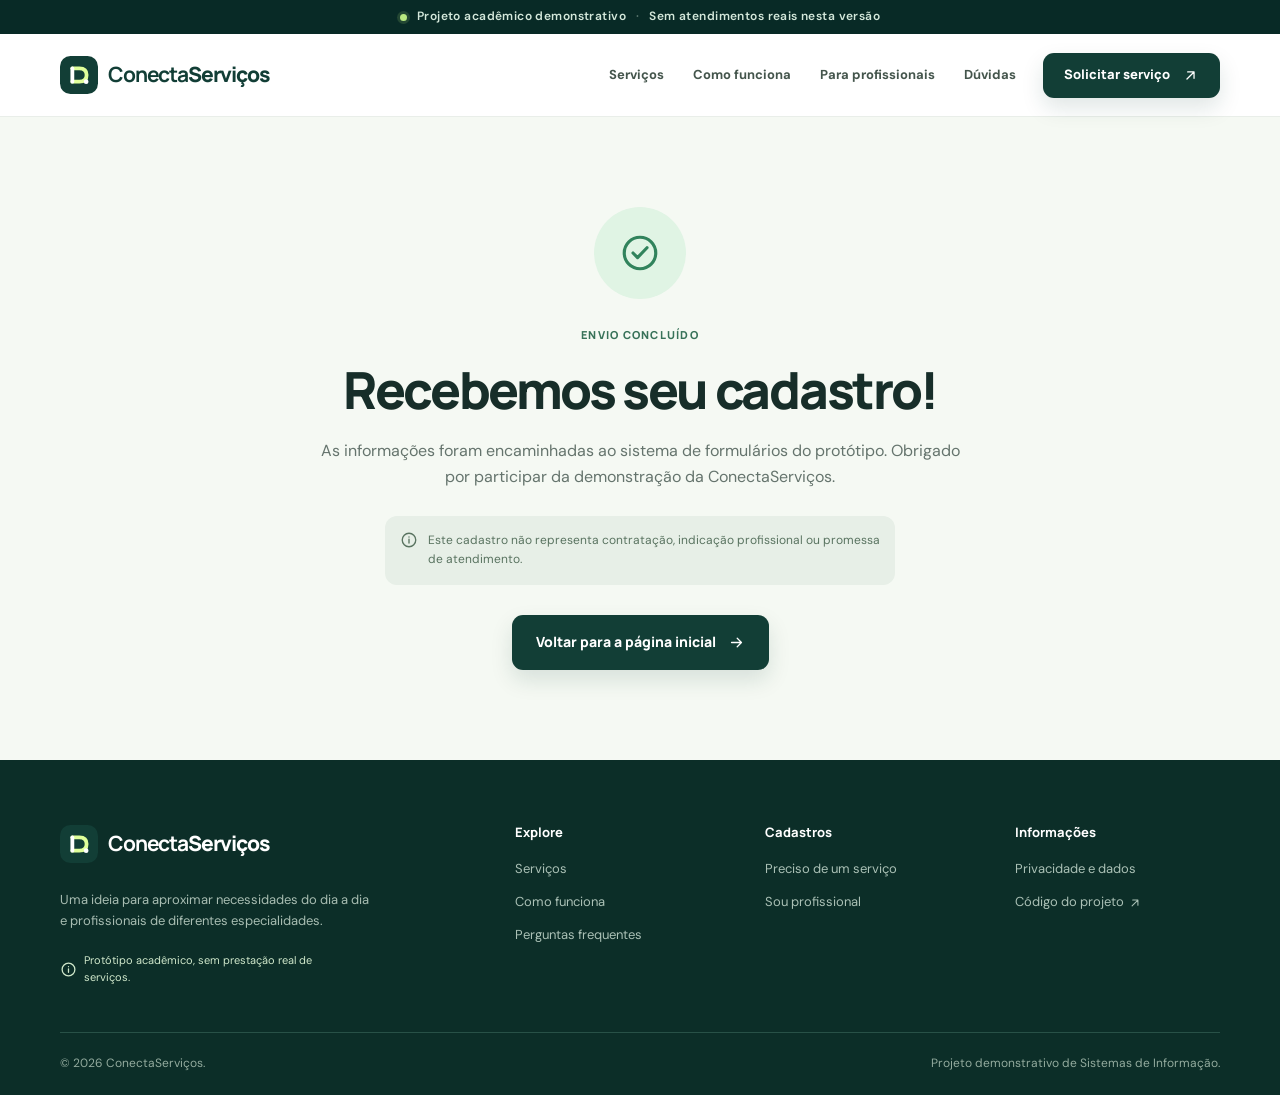
<file: obrigado.html>
<!doctype html>
<html lang="pt-BR">
<head>
  <meta charset="utf-8">
  <meta name="viewport" content="width=device-width, initial-scale=1">
  <meta name="theme-color" content="#123e36">
  <meta name="description" content="Confirmação de envio do formulário da ConectaServiços.">
  <meta name="robots" content="noindex, follow">
  <title>Cadastro recebido | ConectaServiços</title>
  <link rel="icon" type="image/svg+xml" href="/assets/brand.svg">
  <link rel="preconnect" href="https://fonts.googleapis.com">
  <link rel="preconnect" href="https://fonts.gstatic.com" crossorigin>
  <link href="https://fonts.googleapis.com/css2?family=DM+Sans:wght@400;500;600;700&family=Manrope:wght@400;500;600;700;800&display=swap" rel="stylesheet">
  <link rel="stylesheet" href="/styles.css">
  <script src="/app.js" defer></script>
</head>
<body>
  <a class="skip-link" href="#conteudo">Pular para o conteúdo</a>
  <div class="demo-bar"><div class="container demo-inner"><span class="status-dot"></span> Projeto acadêmico demonstrativo <span class="demo-sep">·</span> Sem atendimentos reais nesta versão</div></div>
  <header class="site-header">
    <div class="container nav-wrap">
      <a class="brand" href="/index.html" aria-label="ConectaServiços — início"><img src="/assets/brand.svg" alt="" width="38" height="38"><span>Conecta<strong>Serviços</strong></span></a>
      <button class="menu-toggle" type="button" aria-label="Abrir menu" aria-controls="menu-principal" aria-expanded="false" data-menu-toggle><svg class="icon menu-open" aria-hidden="true"><use href="/assets/icons.svg#menu"></use></svg><svg class="icon menu-close" aria-hidden="true"><use href="/assets/icons.svg#close"></use></svg></button>
      <nav class="main-nav" id="menu-principal" aria-label="Navegação principal">
        <a href="/index.html#servicos">Serviços</a>
        <a href="/index.html#como-funciona">Como funciona</a>
        <a href="/index.html#profissionais">Para profissionais</a>
        <a href="/index.html#duvidas">Dúvidas</a>
        <a class="mobile-nav-cta" href="/solicitar.html">Solicitar serviço <svg class="icon " aria-hidden="true"><use href="/assets/icons.svg#arrow-up-right"></use></svg></a>
      </nav>
      <a class="btn btn-primary nav-cta" href="/solicitar.html">Solicitar serviço <svg class="icon " aria-hidden="true"><use href="/assets/icons.svg#arrow-up-right"></use></svg></a>
    </div>
  </header>
  <main id="conteudo"><section class="success-section"><div class="container success-wrapper"><div class="success-icon"><svg class="icon " aria-hidden="true"><use href="/assets/icons.svg#check-circle"></use></svg></div><p class="kicker">Envio concluído</p><h1>Recebemos seu cadastro!</h1><p>As informações foram encaminhadas ao sistema de formulários do protótipo. Obrigado por participar da demonstração da ConectaServiços.</p><div class="success-note"><svg class="icon " aria-hidden="true"><use href="/assets/icons.svg#info"></use></svg> Este cadastro não representa contratação, indicação profissional ou promessa de atendimento.</div><a class="btn btn-primary btn-lg" href="/index.html">Voltar para a página inicial <svg class="icon " aria-hidden="true"><use href="/assets/icons.svg#arrow-right"></use></svg></a></div></section></main>
  <footer class="footer">
    <div class="container footer-grid">
      <div class="footer-about"><a class="brand" href="/index.html" aria-label="ConectaServiços — início"><img src="/assets/brand.svg" alt="" width="38" height="38"><span>Conecta<strong>Serviços</strong></span></a>
        <p>Uma ideia para aproximar necessidades do dia a dia e profissionais de diferentes especialidades.</p>
        <span class="footer-demo"><svg class="icon " aria-hidden="true"><use href="/assets/icons.svg#info"></use></svg> Protótipo acadêmico, sem prestação real de serviços.</span>
      </div>
      <div><h3>Explore</h3><a href="/index.html#servicos">Serviços</a><a href="/index.html#como-funciona">Como funciona</a><a href="/index.html#duvidas">Perguntas frequentes</a></div>
      <div><h3>Cadastros</h3><a href="/solicitar.html">Preciso de um serviço</a><a href="/profissionais.html">Sou profissional</a></div>
      <div><h3>Informações</h3><a href="/privacidade.html">Privacidade e dados</a><a href="https://github.com/MarcosVini753/ConectaServicos" rel="noopener noreferrer" target="_blank">Código do projeto <svg class="icon " aria-hidden="true"><use href="/assets/icons.svg#arrow-up-right"></use></svg></a></div>
    </div>
    <div class="container footer-bottom"><span>© <span data-year>2026</span> ConectaServiços.</span><span>Projeto demonstrativo de Sistemas de Informação.</span></div>
  </footer>
</body>
</html>
</file>
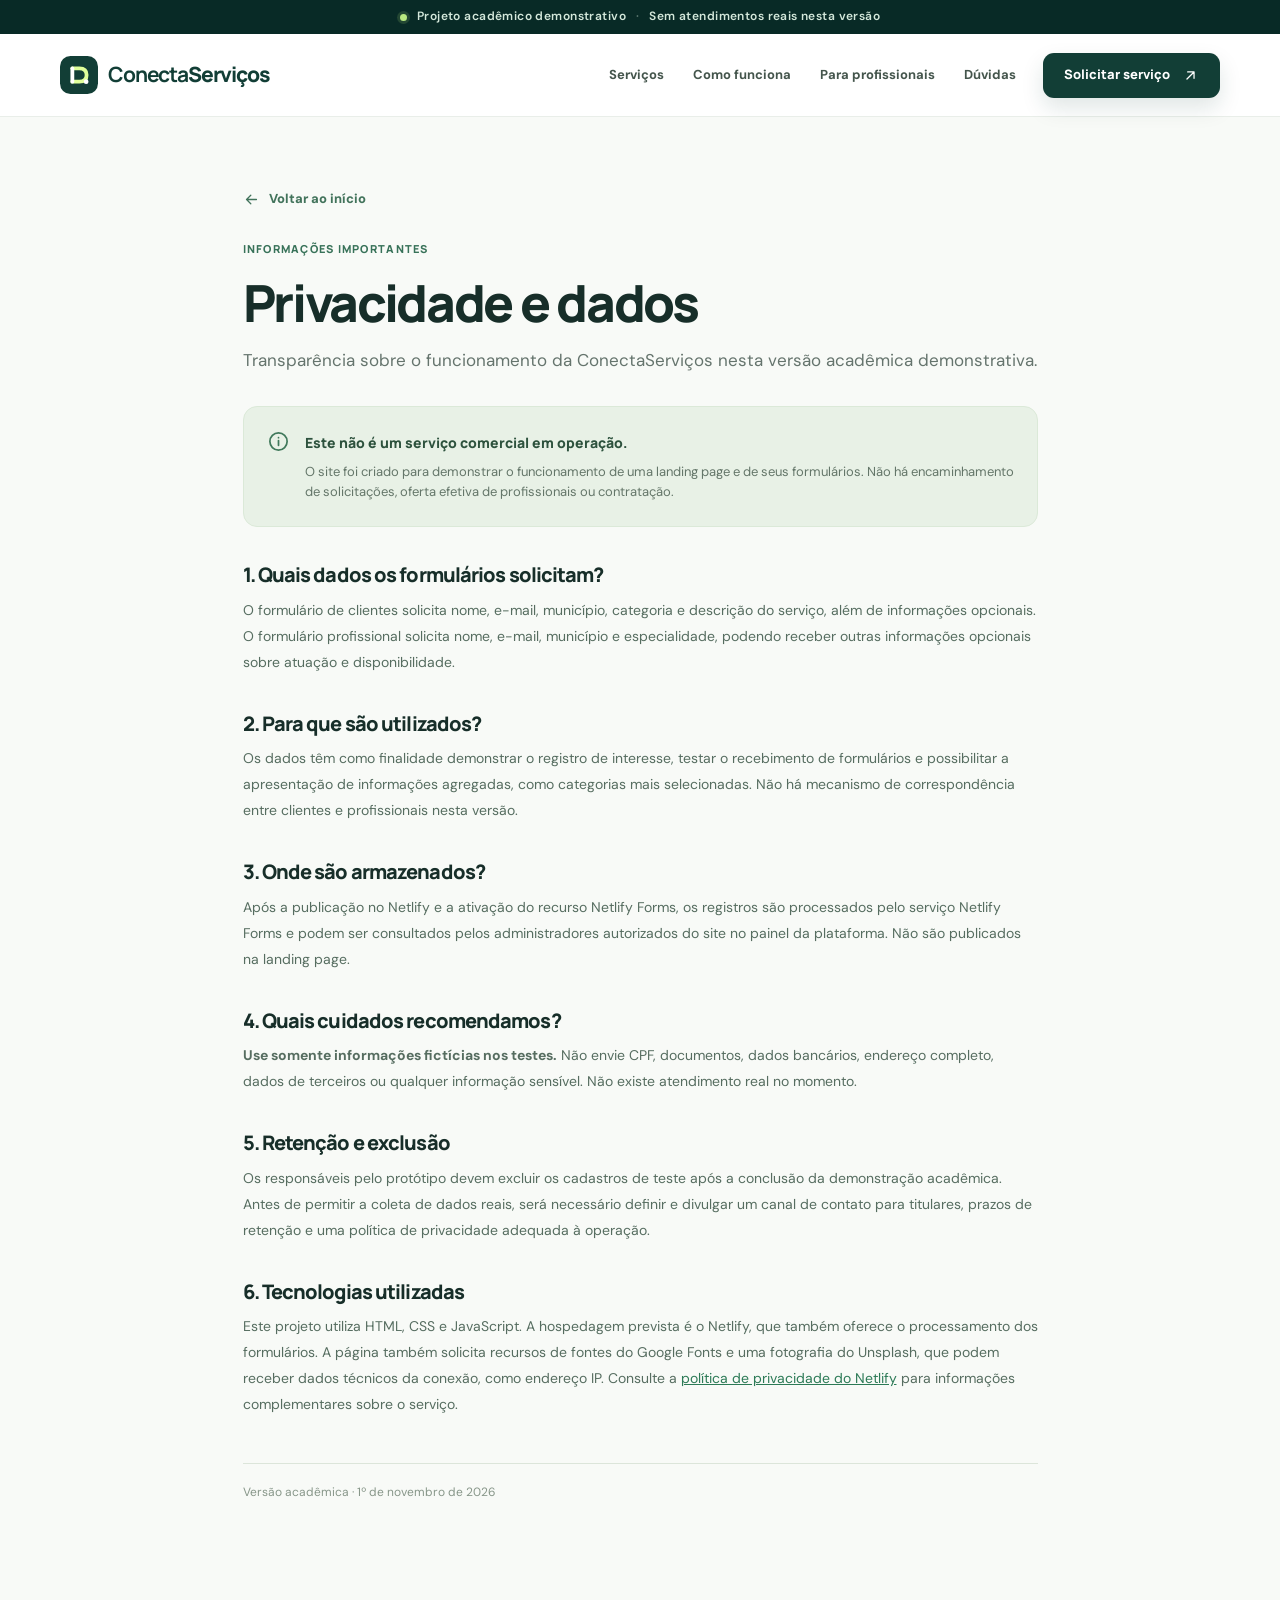
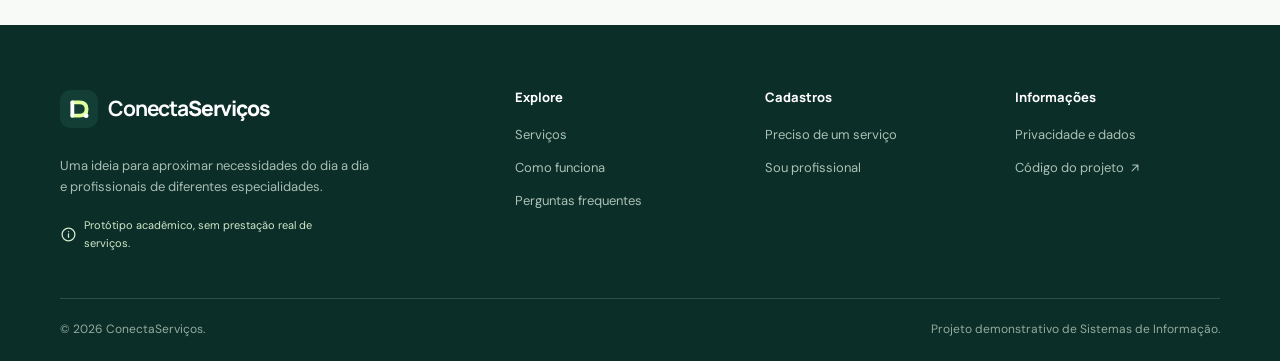
<file: privacidade.html>
<!doctype html>
<html lang="pt-BR">
<head>
  <meta charset="utf-8">
  <meta name="viewport" content="width=device-width, initial-scale=1">
  <meta name="theme-color" content="#123e36">
  <meta name="description" content="Como os dados dos formulários são tratados no protótipo acadêmico ConectaServiços.">
  <meta name="robots" content="noindex, follow">
  <title>Privacidade e dados | ConectaServiços</title>
  <link rel="icon" type="image/svg+xml" href="/assets/brand.svg">
  <link rel="preconnect" href="https://fonts.googleapis.com">
  <link rel="preconnect" href="https://fonts.gstatic.com" crossorigin>
  <link href="https://fonts.googleapis.com/css2?family=DM+Sans:wght@400;500;600;700&family=Manrope:wght@400;500;600;700;800&display=swap" rel="stylesheet">
  <link rel="stylesheet" href="/styles.css">
  <script src="/app.js" defer></script>
</head>
<body>
  <a class="skip-link" href="#conteudo">Pular para o conteúdo</a>
  <div class="demo-bar"><div class="container demo-inner"><span class="status-dot"></span> Projeto acadêmico demonstrativo <span class="demo-sep">·</span> Sem atendimentos reais nesta versão</div></div>
  <header class="site-header">
    <div class="container nav-wrap">
      <a class="brand" href="/index.html" aria-label="ConectaServiços — início"><img src="/assets/brand.svg" alt="" width="38" height="38"><span>Conecta<strong>Serviços</strong></span></a>
      <button class="menu-toggle" type="button" aria-label="Abrir menu" aria-controls="menu-principal" aria-expanded="false" data-menu-toggle><svg class="icon menu-open" aria-hidden="true"><use href="/assets/icons.svg#menu"></use></svg><svg class="icon menu-close" aria-hidden="true"><use href="/assets/icons.svg#close"></use></svg></button>
      <nav class="main-nav" id="menu-principal" aria-label="Navegação principal">
        <a href="/index.html#servicos">Serviços</a>
        <a href="/index.html#como-funciona">Como funciona</a>
        <a href="/index.html#profissionais">Para profissionais</a>
        <a href="/index.html#duvidas">Dúvidas</a>
        <a class="mobile-nav-cta" href="/solicitar.html">Solicitar serviço <svg class="icon " aria-hidden="true"><use href="/assets/icons.svg#arrow-up-right"></use></svg></a>
      </nav>
      <a class="btn btn-primary nav-cta" href="/solicitar.html">Solicitar serviço <svg class="icon " aria-hidden="true"><use href="/assets/icons.svg#arrow-up-right"></use></svg></a>
    </div>
  </header>
  <main id="conteudo"><section class="legal-page"><div class="container legal-wrap"><a class="back-link" href="/index.html"><svg class="icon " aria-hidden="true"><use href="/assets/icons.svg#arrow-left"></use></svg> Voltar ao início</a><p class="kicker">Informações importantes</p><h1>Privacidade e dados</h1><p class="legal-lead">Transparência sobre o funcionamento da ConectaServiços nesta versão acadêmica demonstrativa.</p>
  <div class="legal-highlight"><svg class="icon " aria-hidden="true"><use href="/assets/icons.svg#info"></use></svg> <div><strong>Este não é um serviço comercial em operação.</strong><p>O site foi criado para demonstrar o funcionamento de uma landing page e de seus formulários. Não há encaminhamento de solicitações, oferta efetiva de profissionais ou contratação.</p></div></div>
  <h2>1. Quais dados os formulários solicitam?</h2><p>O formulário de clientes solicita nome, e-mail, município, categoria e descrição do serviço, além de informações opcionais. O formulário profissional solicita nome, e-mail, município e especialidade, podendo receber outras informações opcionais sobre atuação e disponibilidade.</p>
  <h2>2. Para que são utilizados?</h2><p>Os dados têm como finalidade demonstrar o registro de interesse, testar o recebimento de formulários e possibilitar a apresentação de informações agregadas, como categorias mais selecionadas. Não há mecanismo de correspondência entre clientes e profissionais nesta versão.</p>
  <h2>3. Onde são armazenados?</h2><p>Após a publicação no Netlify e a ativação do recurso Netlify Forms, os registros são processados pelo serviço Netlify Forms e podem ser consultados pelos administradores autorizados do site no painel da plataforma. Não são publicados na landing page.</p>
  <h2>4. Quais cuidados recomendamos?</h2><p><strong>Use somente informações fictícias nos testes.</strong> Não envie CPF, documentos, dados bancários, endereço completo, dados de terceiros ou qualquer informação sensível. Não existe atendimento real no momento.</p>
  <h2>5. Retenção e exclusão</h2><p>Os responsáveis pelo protótipo devem excluir os cadastros de teste após a conclusão da demonstração acadêmica. Antes de permitir a coleta de dados reais, será necessário definir e divulgar um canal de contato para titulares, prazos de retenção e uma política de privacidade adequada à operação.</p>
  <h2>6. Tecnologias utilizadas</h2><p>Este projeto utiliza HTML, CSS e JavaScript. A hospedagem prevista é o Netlify, que também oferece o processamento dos formulários. A página também solicita recursos de fontes do Google Fonts e uma fotografia do Unsplash, que podem receber dados técnicos da conexão, como endereço IP. Consulte a <a href="https://www.netlify.com/privacy/" target="_blank" rel="noopener noreferrer">política de privacidade do Netlify</a> para informações complementares sobre o serviço.</p>
  <p class="legal-updated">Versão acadêmica · 1º de novembro de 2026</p>
</div></section></main>
  <footer class="footer">
    <div class="container footer-grid">
      <div class="footer-about"><a class="brand" href="/index.html" aria-label="ConectaServiços — início"><img src="/assets/brand.svg" alt="" width="38" height="38"><span>Conecta<strong>Serviços</strong></span></a>
        <p>Uma ideia para aproximar necessidades do dia a dia e profissionais de diferentes especialidades.</p>
        <span class="footer-demo"><svg class="icon " aria-hidden="true"><use href="/assets/icons.svg#info"></use></svg> Protótipo acadêmico, sem prestação real de serviços.</span>
      </div>
      <div><h3>Explore</h3><a href="/index.html#servicos">Serviços</a><a href="/index.html#como-funciona">Como funciona</a><a href="/index.html#duvidas">Perguntas frequentes</a></div>
      <div><h3>Cadastros</h3><a href="/solicitar.html">Preciso de um serviço</a><a href="/profissionais.html">Sou profissional</a></div>
      <div><h3>Informações</h3><a href="/privacidade.html">Privacidade e dados</a><a href="https://github.com/MarcosVini753/ConectaServicos" rel="noopener noreferrer" target="_blank">Código do projeto <svg class="icon " aria-hidden="true"><use href="/assets/icons.svg#arrow-up-right"></use></svg></a></div>
    </div>
    <div class="container footer-bottom"><span>© <span data-year>2026</span> ConectaServiços.</span><span>Projeto demonstrativo de Sistemas de Informação.</span></div>
  </footer>
</body>
</html>
</file>
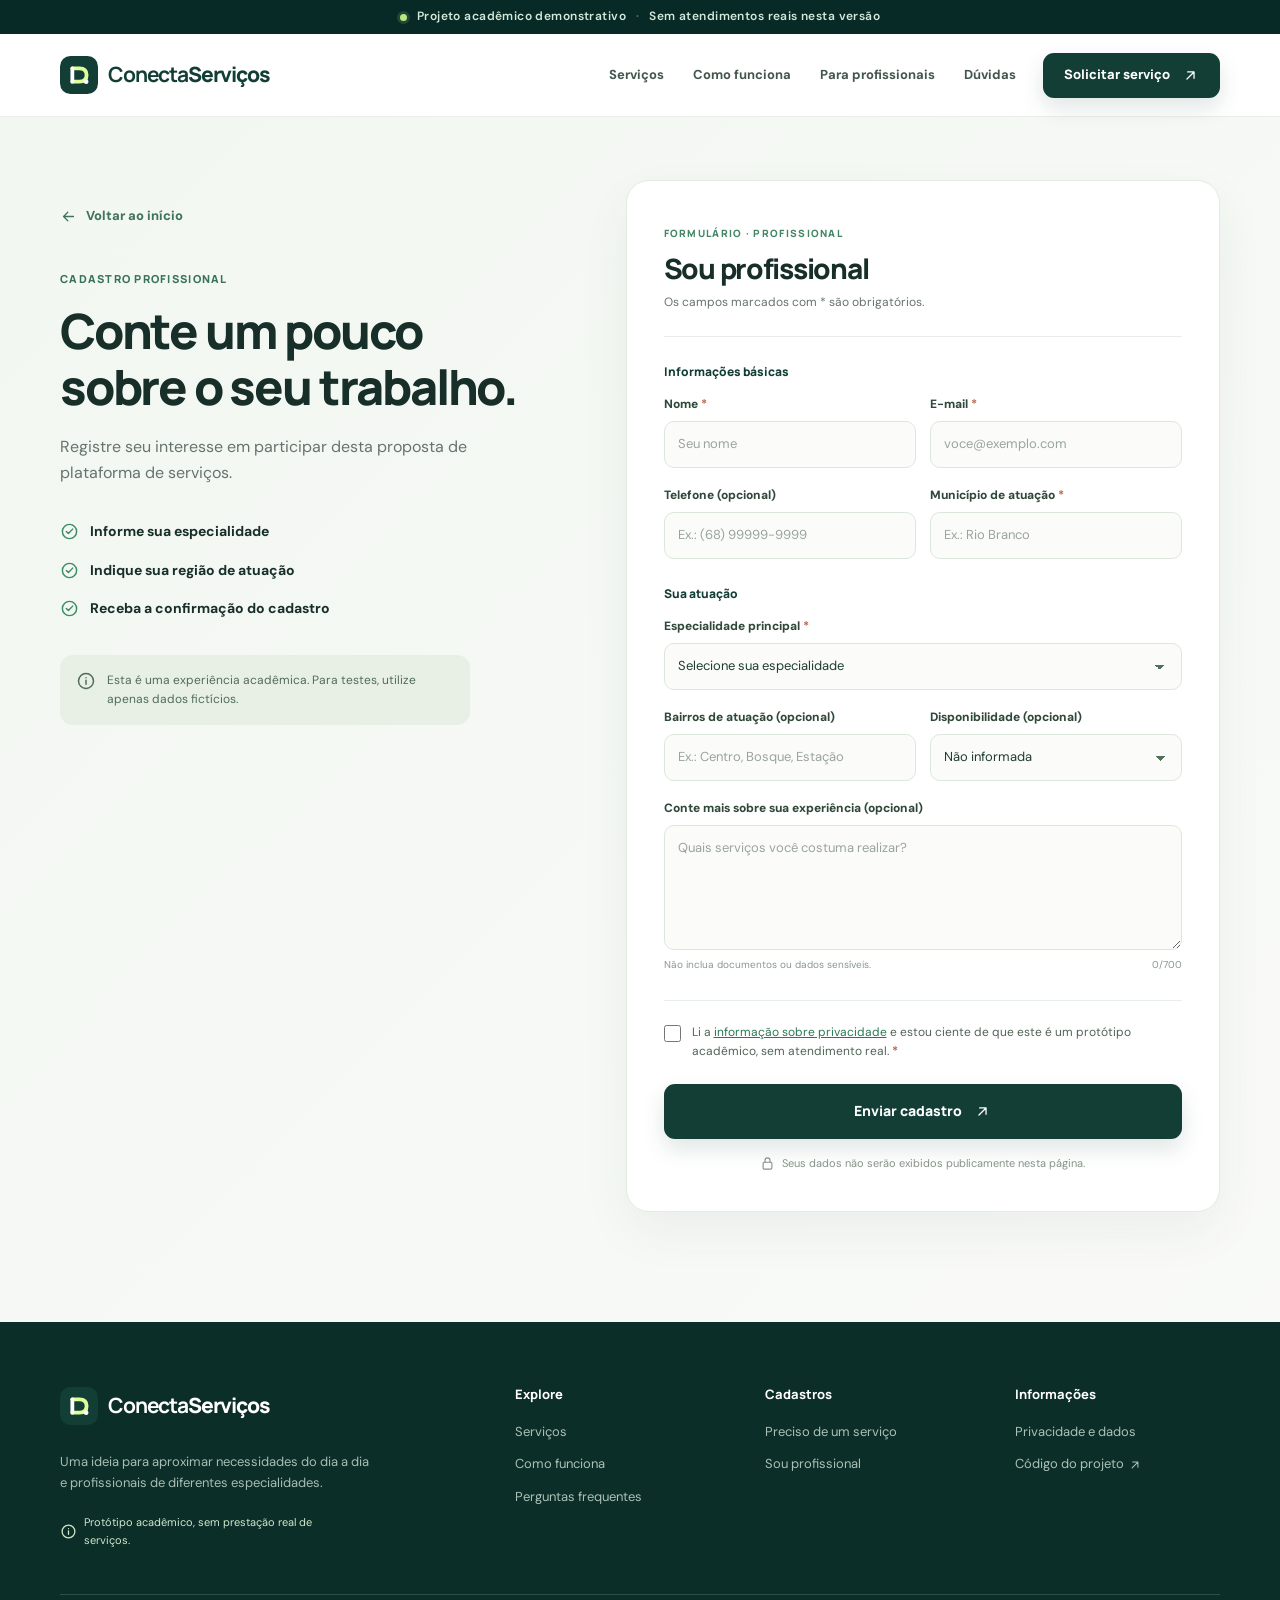
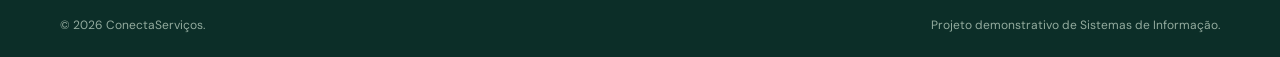
<file: profissionais.html>
<!doctype html>
<html lang="pt-BR">
<head>
  <meta charset="utf-8">
  <meta name="viewport" content="width=device-width, initial-scale=1">
  <meta name="theme-color" content="#123e36">
  <meta name="description" content="Apresente sua especialidade e registre seu interesse no protótipo ConectaServiços.">
  <meta name="robots" content="noindex, follow">
  <title>Cadastro profissional | ConectaServiços</title>
  <link rel="icon" type="image/svg+xml" href="/assets/brand.svg">
  <link rel="preconnect" href="https://fonts.googleapis.com">
  <link rel="preconnect" href="https://fonts.gstatic.com" crossorigin>
  <link href="https://fonts.googleapis.com/css2?family=DM+Sans:wght@400;500;600;700&family=Manrope:wght@400;500;600;700;800&display=swap" rel="stylesheet">
  <link rel="stylesheet" href="/styles.css">
  <script src="/app.js" defer></script>
</head>
<body>
  <a class="skip-link" href="#conteudo">Pular para o conteúdo</a>
  <div class="demo-bar"><div class="container demo-inner"><span class="status-dot"></span> Projeto acadêmico demonstrativo <span class="demo-sep">·</span> Sem atendimentos reais nesta versão</div></div>
  <header class="site-header">
    <div class="container nav-wrap">
      <a class="brand" href="/index.html" aria-label="ConectaServiços — início"><img src="/assets/brand.svg" alt="" width="38" height="38"><span>Conecta<strong>Serviços</strong></span></a>
      <button class="menu-toggle" type="button" aria-label="Abrir menu" aria-controls="menu-principal" aria-expanded="false" data-menu-toggle><svg class="icon menu-open" aria-hidden="true"><use href="/assets/icons.svg#menu"></use></svg><svg class="icon menu-close" aria-hidden="true"><use href="/assets/icons.svg#close"></use></svg></button>
      <nav class="main-nav" id="menu-principal" aria-label="Navegação principal">
        <a href="/index.html#servicos">Serviços</a>
        <a href="/index.html#como-funciona">Como funciona</a>
        <a href="/index.html#profissionais">Para profissionais</a>
        <a href="/index.html#duvidas">Dúvidas</a>
        <a class="mobile-nav-cta" href="/solicitar.html">Solicitar serviço <svg class="icon " aria-hidden="true"><use href="/assets/icons.svg#arrow-up-right"></use></svg></a>
      </nav>
      <a class="btn btn-primary nav-cta" href="/solicitar.html">Solicitar serviço <svg class="icon " aria-hidden="true"><use href="/assets/icons.svg#arrow-up-right"></use></svg></a>
    </div>
  </header>
  <main id="conteudo"><section class="form-page"><div class="container form-layout">
 <div class="form-hero"><a href="/index.html" class="back-link"><svg class="icon " aria-hidden="true"><use href="/assets/icons.svg#arrow-left"></use></svg> Voltar ao início</a><p class="kicker">Cadastro profissional</p><h1>Conte um pouco sobre o seu trabalho.</h1><p>Registre seu interesse em participar desta proposta de plataforma de serviços.</p><ul class="form-points"><li><svg class="icon " aria-hidden="true"><use href="/assets/icons.svg#check-circle"></use></svg> Informe sua especialidade</li><li><svg class="icon " aria-hidden="true"><use href="/assets/icons.svg#check-circle"></use></svg> Indique sua região de atuação</li><li><svg class="icon " aria-hidden="true"><use href="/assets/icons.svg#check-circle"></use></svg> Receba a confirmação do cadastro</li></ul><div class="form-demo-note"><svg class="icon " aria-hidden="true"><use href="/assets/icons.svg#info"></use></svg> Esta é uma experiência acadêmica. Para testes, utilize apenas dados fictícios.</div></div>
 <div class="form-card"><div class="form-card-head"><span class="form-step-label">FORMULÁRIO · PROFISSIONAL</span><h2>Sou profissional</h2><p>Os campos marcados com * são obrigatórios.</p></div>
 <form name="profissionais" method="POST" action="/obrigado" data-netlify="true" data-netlify-honeypot="campo-extra" data-demo-form>
  <input type="hidden" name="form-name" value="profissionais">
  <div class="honeypot" aria-hidden="true"><label>Deixe este campo em branco <input type="text" name="campo-extra" tabindex="-1" autocomplete="off"></label></div>
  <p class="fieldset-heading">Informações básicas</p>
  <div class="form-fields"><div class="field"><label for="nome">Nome <span aria-hidden="true">*</span></label><input id="nome" name="nome" type="text" autocomplete="name" maxlength="90" placeholder="Seu nome" required></div><div class="field"><label for="email">E-mail <span aria-hidden="true">*</span></label><input id="email" name="email" type="email" autocomplete="email" maxlength="120" placeholder="voce@exemplo.com" required></div><div class="field"><label for="telefone">Telefone (opcional)</label><input id="telefone" name="telefone" type="tel" autocomplete="tel" maxlength="25" placeholder="Ex.: (68) 99999-9999" ></div><div class="field"><label for="municipio">Município de atuação <span aria-hidden="true">*</span></label><input id="municipio" name="municipio" type="text" maxlength="90" placeholder="Ex.: Rio Branco" required></div></div>
  <p class="fieldset-heading">Sua atuação</p>
  <div class="form-fields"><div class="field field-full"><label for="especialidade">Especialidade principal <span aria-hidden="true">*</span></label><select id="especialidade" name="especialidade" required><option value="">Selecione sua especialidade</option><option value="eletrica">Elétrica</option>
<option value="hidraulica">Hidráulica</option>
<option value="informatica">Informática</option>
<option value="montagem">Montagem</option>
<option value="pintura">Pintura</option>
<option value="limpeza">Limpeza</option><option value="outros">Outros serviços</option></select></div>
  <div class="field"><label for="bairros">Bairros de atuação (opcional)</label><input id="bairros" name="bairros" type="text" maxlength="180" placeholder="Ex.: Centro, Bosque, Estação" ></div>
  <div class="field"><label for="disponibilidade">Disponibilidade (opcional)</label><select id="disponibilidade" name="disponibilidade"><option value="">Não informada</option><option value="dias_uteis">Dias úteis</option><option value="finais_de_semana">Finais de semana</option><option value="flexivel">Horários flexíveis</option></select></div>
  <div class="field field-full"><label for="apresentacao">Conte mais sobre sua experiência (opcional)</label><textarea id="apresentacao" name="apresentacao" maxlength="700" rows="4" placeholder="Quais serviços você costuma realizar?" data-counter></textarea><span class="field-support">Não inclua documentos ou dados sensíveis. <span data-count-for="apresentacao">0/700</span></span></div></div>
  <div class="form-consent"><label class="checkbox"><input type="checkbox" name="aceite_demo" value="sim" required><span>Li a <a href="/privacidade.html" target="_blank" rel="noopener">informação sobre privacidade</a> e estou ciente de que este é um protótipo acadêmico, sem atendimento real. <strong>*</strong></span></label></div><div class="local-form-warning" role="status" aria-live="polite" hidden></div><button type="submit" class="btn btn-primary btn-lg form-submit">Enviar cadastro <svg class="icon " aria-hidden="true"><use href="/assets/icons.svg#arrow-up-right"></use></svg></button><p class="form-hint"><svg class="icon " aria-hidden="true"><use href="/assets/icons.svg#lock"></use></svg> Seus dados não serão exibidos publicamente nesta página.</p>
 </form></div>
 </div></section></main>
  <footer class="footer">
    <div class="container footer-grid">
      <div class="footer-about"><a class="brand" href="/index.html" aria-label="ConectaServiços — início"><img src="/assets/brand.svg" alt="" width="38" height="38"><span>Conecta<strong>Serviços</strong></span></a>
        <p>Uma ideia para aproximar necessidades do dia a dia e profissionais de diferentes especialidades.</p>
        <span class="footer-demo"><svg class="icon " aria-hidden="true"><use href="/assets/icons.svg#info"></use></svg> Protótipo acadêmico, sem prestação real de serviços.</span>
      </div>
      <div><h3>Explore</h3><a href="/index.html#servicos">Serviços</a><a href="/index.html#como-funciona">Como funciona</a><a href="/index.html#duvidas">Perguntas frequentes</a></div>
      <div><h3>Cadastros</h3><a href="/solicitar.html">Preciso de um serviço</a><a href="/profissionais.html">Sou profissional</a></div>
      <div><h3>Informações</h3><a href="/privacidade.html">Privacidade e dados</a><a href="https://github.com/MarcosVini753/ConectaServicos" rel="noopener noreferrer" target="_blank">Código do projeto <svg class="icon " aria-hidden="true"><use href="/assets/icons.svg#arrow-up-right"></use></svg></a></div>
    </div>
    <div class="container footer-bottom"><span>© <span data-year>2026</span> ConectaServiços.</span><span>Projeto demonstrativo de Sistemas de Informação.</span></div>
  </footer>
</body>
</html>
</file>
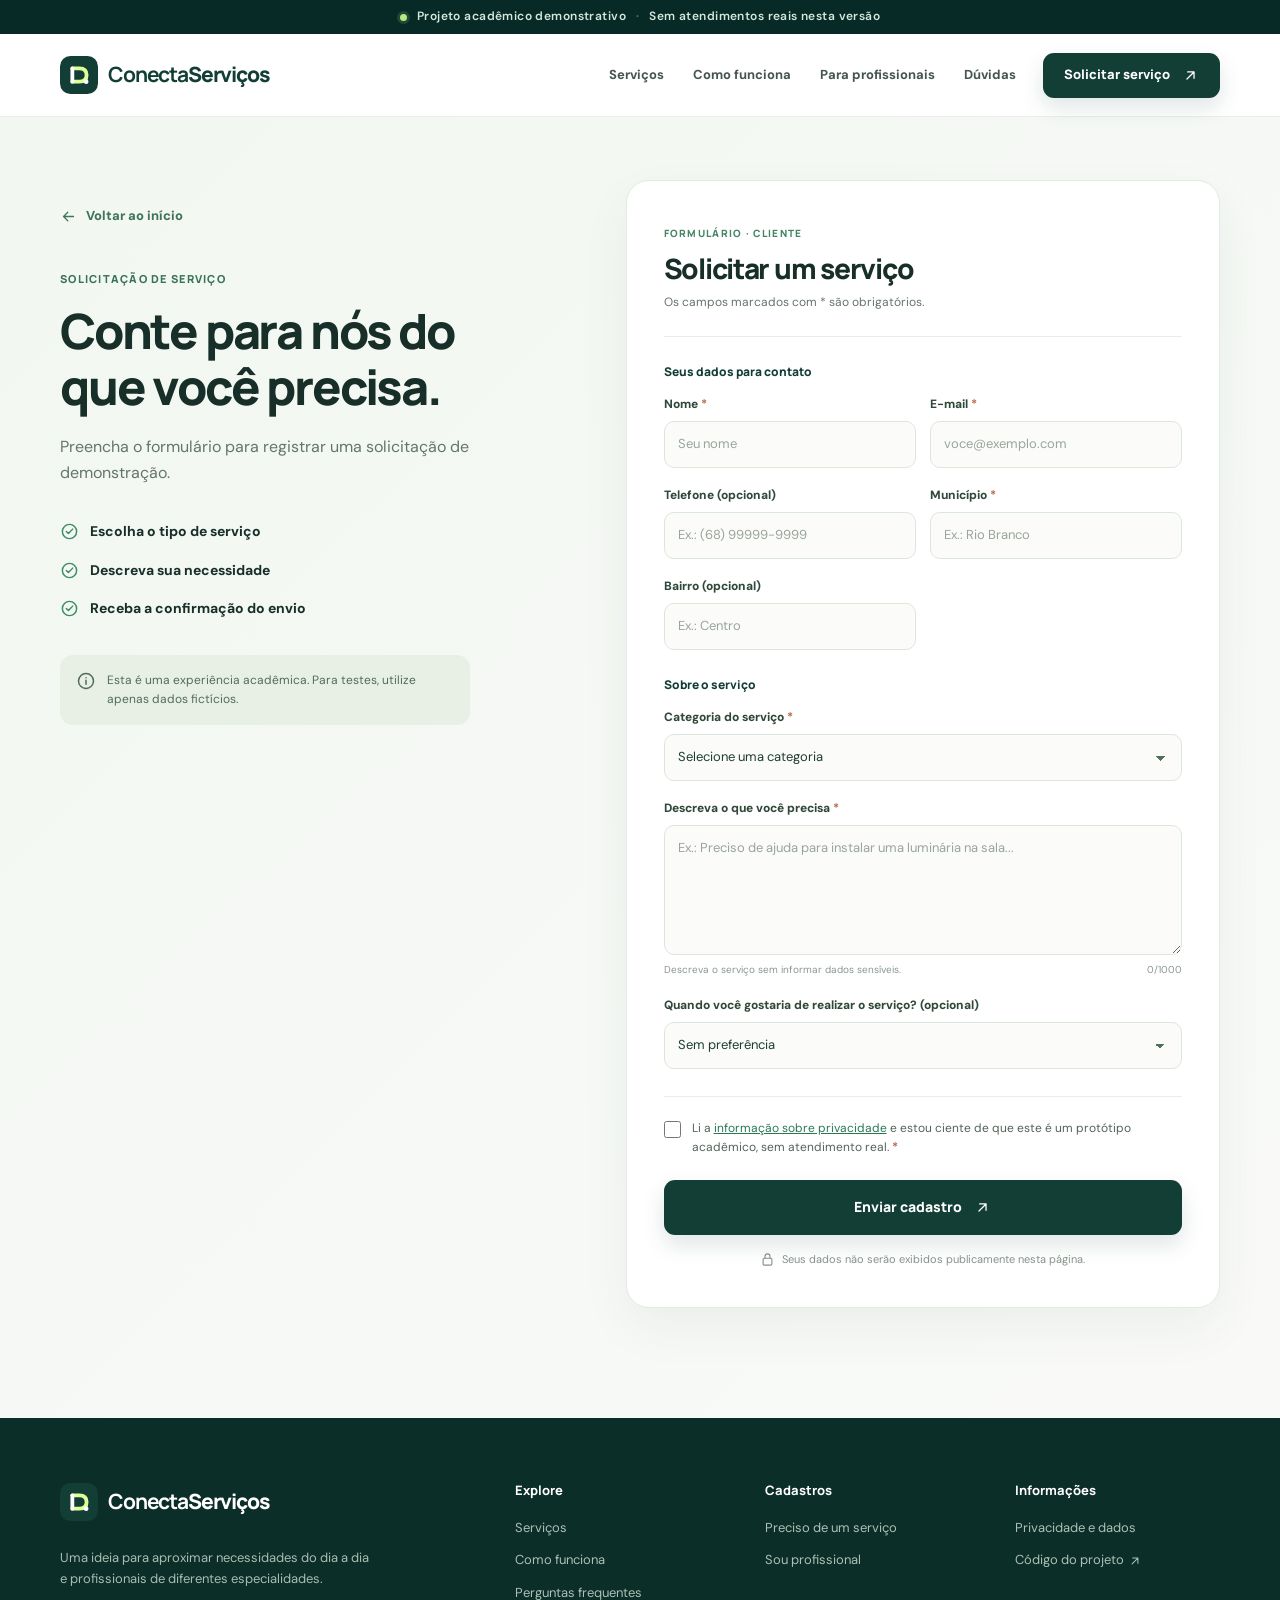
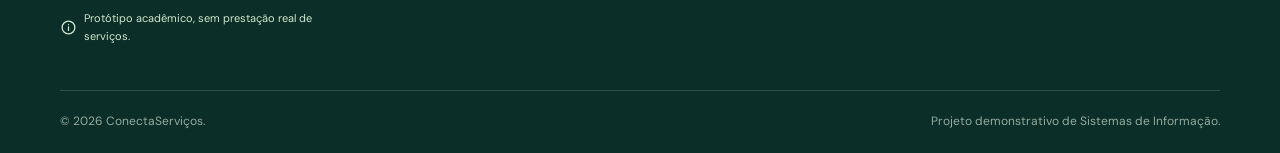
<file: solicitar.html>
<!doctype html>
<html lang="pt-BR">
<head>
  <meta charset="utf-8">
  <meta name="viewport" content="width=device-width, initial-scale=1">
  <meta name="theme-color" content="#123e36">
  <meta name="description" content="Registre uma solicitação de serviço de demonstração na ConectaServiços.">
  <meta name="robots" content="noindex, follow">
  <title>Solicitar um serviço | ConectaServiços</title>
  <link rel="icon" type="image/svg+xml" href="/assets/brand.svg">
  <link rel="preconnect" href="https://fonts.googleapis.com">
  <link rel="preconnect" href="https://fonts.gstatic.com" crossorigin>
  <link href="https://fonts.googleapis.com/css2?family=DM+Sans:wght@400;500;600;700&family=Manrope:wght@400;500;600;700;800&display=swap" rel="stylesheet">
  <link rel="stylesheet" href="/styles.css">
  <script src="/app.js" defer></script>
</head>
<body>
  <a class="skip-link" href="#conteudo">Pular para o conteúdo</a>
  <div class="demo-bar"><div class="container demo-inner"><span class="status-dot"></span> Projeto acadêmico demonstrativo <span class="demo-sep">·</span> Sem atendimentos reais nesta versão</div></div>
  <header class="site-header">
    <div class="container nav-wrap">
      <a class="brand" href="/index.html" aria-label="ConectaServiços — início"><img src="/assets/brand.svg" alt="" width="38" height="38"><span>Conecta<strong>Serviços</strong></span></a>
      <button class="menu-toggle" type="button" aria-label="Abrir menu" aria-controls="menu-principal" aria-expanded="false" data-menu-toggle><svg class="icon menu-open" aria-hidden="true"><use href="/assets/icons.svg#menu"></use></svg><svg class="icon menu-close" aria-hidden="true"><use href="/assets/icons.svg#close"></use></svg></button>
      <nav class="main-nav" id="menu-principal" aria-label="Navegação principal">
        <a href="/index.html#servicos">Serviços</a>
        <a href="/index.html#como-funciona">Como funciona</a>
        <a href="/index.html#profissionais">Para profissionais</a>
        <a href="/index.html#duvidas">Dúvidas</a>
        <a class="mobile-nav-cta" href="/solicitar.html">Solicitar serviço <svg class="icon " aria-hidden="true"><use href="/assets/icons.svg#arrow-up-right"></use></svg></a>
      </nav>
      <a class="btn btn-primary nav-cta" href="/solicitar.html">Solicitar serviço <svg class="icon " aria-hidden="true"><use href="/assets/icons.svg#arrow-up-right"></use></svg></a>
    </div>
  </header>
  <main id="conteudo"><section class="form-page"><div class="container form-layout">
 <div class="form-hero"><a href="/index.html" class="back-link"><svg class="icon " aria-hidden="true"><use href="/assets/icons.svg#arrow-left"></use></svg> Voltar ao início</a><p class="kicker">Solicitação de serviço</p><h1>Conte para nós do que você precisa.</h1><p>Preencha o formulário para registrar uma solicitação de demonstração.</p><ul class="form-points"><li><svg class="icon " aria-hidden="true"><use href="/assets/icons.svg#check-circle"></use></svg> Escolha o tipo de serviço</li><li><svg class="icon " aria-hidden="true"><use href="/assets/icons.svg#check-circle"></use></svg> Descreva sua necessidade</li><li><svg class="icon " aria-hidden="true"><use href="/assets/icons.svg#check-circle"></use></svg> Receba a confirmação do envio</li></ul><div class="form-demo-note"><svg class="icon " aria-hidden="true"><use href="/assets/icons.svg#info"></use></svg> Esta é uma experiência acadêmica. Para testes, utilize apenas dados fictícios.</div></div>
 <div class="form-card"><div class="form-card-head"><span class="form-step-label">FORMULÁRIO · CLIENTE</span><h2>Solicitar um serviço</h2><p>Os campos marcados com * são obrigatórios.</p></div>
 <form name="solicitacoes" method="POST" action="/obrigado" data-netlify="true" data-netlify-honeypot="campo-extra" data-demo-form>
  <input type="hidden" name="form-name" value="solicitacoes">
  <div class="honeypot" aria-hidden="true"><label>Deixe este campo em branco <input type="text" name="campo-extra" tabindex="-1" autocomplete="off"></label></div>
  <p class="fieldset-heading">Seus dados para contato</p>
  <div class="form-fields"><div class="field"><label for="nome">Nome <span aria-hidden="true">*</span></label><input id="nome" name="nome" type="text" autocomplete="name" maxlength="90" placeholder="Seu nome" required></div><div class="field"><label for="email">E-mail <span aria-hidden="true">*</span></label><input id="email" name="email" type="email" autocomplete="email" maxlength="120" placeholder="voce@exemplo.com" required></div><div class="field"><label for="telefone">Telefone (opcional)</label><input id="telefone" name="telefone" type="tel" autocomplete="tel" maxlength="25" placeholder="Ex.: (68) 99999-9999" ></div><div class="field"><label for="municipio">Município <span aria-hidden="true">*</span></label><input id="municipio" name="municipio" type="text" maxlength="90" placeholder="Ex.: Rio Branco" required></div><div class="field"><label for="bairro">Bairro (opcional)</label><input id="bairro" name="bairro" type="text" maxlength="90" placeholder="Ex.: Centro" ></div></div>
  <p class="fieldset-heading">Sobre o serviço</p>
  <div class="form-fields"><div class="field field-full"><label for="categoria">Categoria do serviço <span aria-hidden="true">*</span></label><select id="categoria" name="categoria" required><option value="">Selecione uma categoria</option><option value="eletrica">Elétrica</option>
<option value="hidraulica">Hidráulica</option>
<option value="informatica">Informática</option>
<option value="montagem">Montagem</option>
<option value="pintura">Pintura</option>
<option value="limpeza">Limpeza</option><option value="outros">Outros serviços</option></select></div>
  <div class="field field-full"><label for="descricao">Descreva o que você precisa <span aria-hidden="true">*</span></label><textarea id="descricao" name="descricao" minlength="10" maxlength="1000" rows="5" placeholder="Ex.: Preciso de ajuda para instalar uma luminária na sala..." required data-counter></textarea><span class="field-support">Descreva o serviço sem informar dados sensíveis. <span data-count-for="descricao">0/1000</span></span></div>
  <div class="field field-full"><label for="preferencia">Quando você gostaria de realizar o serviço? (opcional)</label><select id="preferencia" name="preferencia"><option value="">Sem preferência</option><option value="manha">Manhã</option><option value="tarde">Tarde</option><option value="noite">Noite</option><option value="a_combinar">A combinar</option></select></div></div>
  <div class="form-consent"><label class="checkbox"><input type="checkbox" name="aceite_demo" value="sim" required><span>Li a <a href="/privacidade.html" target="_blank" rel="noopener">informação sobre privacidade</a> e estou ciente de que este é um protótipo acadêmico, sem atendimento real. <strong>*</strong></span></label></div><div class="local-form-warning" role="status" aria-live="polite" hidden></div><button type="submit" class="btn btn-primary btn-lg form-submit">Enviar cadastro <svg class="icon " aria-hidden="true"><use href="/assets/icons.svg#arrow-up-right"></use></svg></button><p class="form-hint"><svg class="icon " aria-hidden="true"><use href="/assets/icons.svg#lock"></use></svg> Seus dados não serão exibidos publicamente nesta página.</p>
 </form></div>
 </div></section></main>
  <footer class="footer">
    <div class="container footer-grid">
      <div class="footer-about"><a class="brand" href="/index.html" aria-label="ConectaServiços — início"><img src="/assets/brand.svg" alt="" width="38" height="38"><span>Conecta<strong>Serviços</strong></span></a>
        <p>Uma ideia para aproximar necessidades do dia a dia e profissionais de diferentes especialidades.</p>
        <span class="footer-demo"><svg class="icon " aria-hidden="true"><use href="/assets/icons.svg#info"></use></svg> Protótipo acadêmico, sem prestação real de serviços.</span>
      </div>
      <div><h3>Explore</h3><a href="/index.html#servicos">Serviços</a><a href="/index.html#como-funciona">Como funciona</a><a href="/index.html#duvidas">Perguntas frequentes</a></div>
      <div><h3>Cadastros</h3><a href="/solicitar.html">Preciso de um serviço</a><a href="/profissionais.html">Sou profissional</a></div>
      <div><h3>Informações</h3><a href="/privacidade.html">Privacidade e dados</a><a href="https://github.com/MarcosVini753/ConectaServicos" rel="noopener noreferrer" target="_blank">Código do projeto <svg class="icon " aria-hidden="true"><use href="/assets/icons.svg#arrow-up-right"></use></svg></a></div>
    </div>
    <div class="container footer-bottom"><span>© <span data-year>2026</span> ConectaServiços.</span><span>Projeto demonstrativo de Sistemas de Informação.</span></div>
  </footer>
</body>
</html>
</file>
<file: styles.css>
/* ConectaServiços · estilos globais */
:root{--forest:#123e36;--forest-2:#0d302a;--forest-deep:#082a26;--mint:#dfff9a;--mint-dark:#bfee69;--white:#fff;--text:#172e29;--muted:#65746d;--border:#dfe7df;--bg:#f6f8f4;--bg-2:#eef3ed;--shadow:0 24px 68px rgba(12,47,38,.09);--radius:22px;--container:1160px}
*,*::before,*::after{box-sizing:border-box}
html{scroll-behavior:smooth;scroll-padding-top:110px}
body{margin:0;background:#fff;color:var(--text);font-family:"DM Sans",system-ui,sans-serif;line-height:1.6;font-size:16px;-webkit-font-smoothing:antialiased}
img,svg{display:block}img{max-width:100%}a{color:inherit;text-decoration:none}button,input,select,textarea{font:inherit}button{cursor:pointer}
h1,h2,h3,h4,p{margin-top:0}h1,h2,h3{font-family:"Manrope",system-ui,sans-serif;letter-spacing:-.045em;line-height:1.14}h1{font-weight:800}h2{font-weight:800}h3{font-weight:750}
:focus-visible{outline:3px solid #4d8a63;outline-offset:4px}
.container{width:min(var(--container),calc(100% - 48px));margin-inline:auto}
.icon{width:20px;height:20px;flex-shrink:0;fill:none;stroke:currentColor;stroke-width:1.8;stroke-linecap:round;stroke-linejoin:round}
.skip-link{position:absolute;z-index:100;left:12px;top:-70px;background:#fff;padding:10px 18px;color:var(--forest)}.skip-link:focus{top:8px}
.demo-bar{background:var(--forest-deep);color:#d4e8db;font-size:12px;font-weight:600;letter-spacing:.035em}
.demo-inner{display:flex;justify-content:center;align-items:center;gap:10px;min-height:34px;text-align:center}
.demo-sep{opacity:.45}.status-dot{width:7px;height:7px;background:#b8e980;border-radius:50%;box-shadow:0 0 0 3px rgba(184,233,128,.15)}
.site-header{position:sticky;top:0;z-index:30;background:rgba(255,255,255,.97);border-bottom:1px solid #e9eee9;backdrop-filter:blur(16px)}
.nav-wrap{display:flex;align-items:center;min-height:82px;gap:24px}
.brand{display:inline-flex;align-items:center;gap:10px;white-space:nowrap;font-family:"Manrope",sans-serif;letter-spacing:-.055em;font-size:21px;font-weight:700;color:var(--forest)}
.brand strong{font-weight:800}.brand img{width:38px;height:38px}
.main-nav{display:flex;align-items:center;gap:29px;margin-left:auto}.main-nav>a{font-size:13px;font-weight:700;color:#44554c;transition:color .2s}.main-nav>a:hover{color:#0b7b54}
.btn{display:inline-flex;align-items:center;justify-content:center;gap:12px;min-height:45px;padding:12px 20px;border:1px solid transparent;border-radius:11px;font-size:13px;font-weight:800;line-height:1.2;font-family:"Manrope",sans-serif;white-space:nowrap;transition:background .2s,transform .2s,box-shadow .2s}
.btn:hover{transform:translateY(-2px)}.btn .icon{width:17px;height:17px}.btn-primary{background:var(--forest);color:white;box-shadow:0 10px 22px rgba(18,62,54,.13)}.btn-primary:hover{background:#236a54}
.btn-light{background:var(--mint);color:var(--forest-deep)}.btn-light:hover{background:#eefebd}.btn-ghost{background:#fff;color:var(--forest);border-color:#d3dfd4}.btn-ghost:hover{background:#f3f8f1}
.btn-lg{min-height:55px;padding:16px 23px;font-size:14px}.nav-cta{margin-left:3px}.menu-toggle,.mobile-nav-cta{display:none!important}
.hero{background:radial-gradient(ellipse 70% 65% at 9% 0%,#ecf6e8 0,transparent 74%),#f6f8f4;overflow:hidden}
.hero-grid{display:grid;grid-template-columns:1.05fr .95fr;gap:72px;align-items:center;min-height:660px;padding-block:64px 78px}
.hero-copy{padding:18px 0}.eyebrow,.kicker{color:#387259;text-transform:uppercase;letter-spacing:.115em;font-size:11px;font-weight:800;font-family:"Manrope",sans-serif}.eyebrow{display:inline-flex;align-items:center;gap:9px;padding:9px 13px;background:#e3f1df;border:1px solid #d2e6cf;border-radius:100px;letter-spacing:.05em;font-size:11px;text-transform:none}.eyebrow .icon{width:15px;height:15px}
.hero h1{font-size:clamp(44px,4.65vw,67px);max-width:670px;margin:25px 0 21px;line-height:1.08}
.hero h1 em{color:#37845b;font-style:normal;position:relative}
.hero-lead{font-size:17px;color:#627269;line-height:1.75;max-width:510px;margin-bottom:27px}
.hero-actions{display:flex;align-items:center;flex-wrap:wrap;gap:12px}.hero-notes{display:flex;flex-wrap:wrap;gap:17px;margin-top:29px;color:#526c5b;font-size:12px;font-weight:700}.hero-notes span{display:inline-flex;align-items:center;gap:6px}.hero-notes .icon{width:16px;height:16px;color:#358a65}
.hero-art{position:relative;min-width:0;padding:20px 15px 30px 0}.hero-photo{height:530px;border-radius:180px 160px 24px 24px;overflow:hidden;position:relative;background:linear-gradient(140deg,#9dbaab,#1c5747);box-shadow:0 35px 70px rgba(18,62,54,.16)}
.hero-photo img{width:100%;height:100%;object-fit:cover;object-position:center 40%}
.photo-gradient{position:absolute;inset:40% 0 0;background:linear-gradient(transparent,rgba(8,35,30,.65))}
.photo-caption{position:absolute;bottom:30px;left:32px;right:25px;display:flex;gap:12px;align-items:center;color:white;font-size:14px;font-weight:700}.photo-caption-line{height:33px;width:4px;background:var(--mint);border-radius:3px}
.floating-card{position:absolute;display:flex;gap:12px;align-items:center;background:white;border:1px solid #e9efe6;box-shadow:0 15px 50px rgba(23,58,47,.15);border-radius:17px}.request-preview{left:-55px;bottom:86px;padding:17px 18px;min-width:260px}.floating-icon{width:43px;height:43px;background:#e7f4e8;border-radius:12px;display:grid;place-items:center;color:#2b8061}.request-preview>div{display:flex;flex-direction:column;gap:3px}.preview-label{font-size:10px;color:#748279;font-weight:700}.request-preview strong{font-family:"Manrope",sans-serif;line-height:1.2;font-size:14px}.preview-detail{display:inline-flex;align-items:center;gap:5px;color:#4c916a;font-size:10px;font-weight:700}.preview-detail .icon{width:12px;height:12px}
.service-preview{right:-28px;top:72px;padding:13px 15px;color:#356049;font-size:11px;line-height:1.5}.service-preview>.icon{width:28px;height:28px;color:#408766}.service-preview strong{font-size:12px;color:#233d2f}
.section{padding:104px 0}.services-section{background:#fff}.section-header{display:flex;gap:80px;align-items:end;justify-content:space-between;margin-bottom:33px}.section-header>div{max-width:670px}.section-header h2,.center-heading h2,.benefits-grid h2,.faq-grid h2{font-size:clamp(31px,3.2vw,46px);margin:0}.section-header>p{max-width:340px;color:var(--muted);font-size:14px;line-height:1.75;margin:0 0 4px}
.kicker{margin-bottom:16px}.service-grid{display:grid;grid-template-columns:repeat(3,1fr);gap:18px}.service-card{position:relative;min-height:242px;border:1px solid var(--border);border-radius:20px;padding:27px 26px 23px;display:flex;flex-direction:column;background:#fff;transition:transform .23s,border-color .23s,box-shadow .23s}.service-card:hover{transform:translateY(-5px);border-color:#b4d6bf;box-shadow:var(--shadow)}
.service-icon{width:56px;height:56px;background:#eaf4e9;color:#276f53;border-radius:15px;display:grid;place-items:center}.service-icon .icon{width:28px;height:28px}.service-index{position:absolute;right:25px;top:29px;color:#acb9ad;font-family:"Manrope";font-weight:800;font-size:12px}.service-card h3{font-size:20px;margin:22px 0 7px}.service-card p{font-size:13px;color:var(--muted);margin:0 0 17px}.service-link{display:inline-flex;align-items:center;gap:7px;margin-top:auto;color:#2d7355;font-size:12px;font-weight:800}.service-link .icon{width:15px;height:15px}.services-note{display:flex;align-items:center;gap:8px;color:#79847e;font-size:12px;margin:19px 0 0}.services-note .icon{width:15px;height:15px}
.steps-section{background:var(--bg)}.center-heading{text-align:center;max-width:680px;margin:0 auto 45px}.center-heading>p:last-child{font-size:15px;color:var(--muted);margin:16px 0 0}.steps-grid{display:grid;grid-template-columns:repeat(3,1fr);gap:20px}.step-card{padding:29px 28px 35px;border-radius:19px;background:white;border:1px solid #e7ede6;position:relative;min-height:274px}.step-number{font-size:12px;color:#92aa9b;font-family:"Manrope";font-weight:800}.step-icon{display:grid;place-items:center;background:#eff6ec;border-radius:16px;width:62px;height:62px;margin:18px 0 19px;color:#39785c}.step-icon .icon{width:28px;height:28px}.step-card h3{font-size:19px;margin-bottom:9px}.step-card p{color:var(--muted);font-size:14px;margin:0}.section-action{text-align:center;margin-top:32px}
.pro-section{padding:80px 0}.pro-panel{border-radius:26px;background:var(--forest);min-height:424px;padding:63px 64px;display:grid;grid-template-columns:1fr .8fr;gap:45px;overflow:hidden;position:relative}.pro-panel:before{content:"";position:absolute;width:400px;height:400px;background:rgba(205,254,136,.045);border-radius:50%;top:-240px;right:20px}.pro-copy{position:relative;z-index:2}.kicker-inverse{color:var(--mint)}.pro-copy h2{font-size:clamp(32px,3.4vw,48px);color:#fff;max-width:530px;margin:0 0 20px}.pro-copy>p:not(.kicker){font-size:15px;color:#bdd1c8;max-width:500px;margin-bottom:26px}.pro-disclaimer{display:block;margin-top:15px;color:#94b8a6;font-size:11px}
.pro-visual{position:relative;display:grid;place-items:center;min-height:290px}.pro-outline{position:absolute;border:1px solid rgba(235,255,210,.13);border-radius:50%;width:430px;height:430px}.pro-outline-two{width:345px;height:345px}.pro-profile{position:relative;z-index:1;background:#fff;border-radius:18px;padding:21px;width:100%;max-width:347px;box-shadow:0 24px 54px rgba(3,23,20,.3);transform:rotate(-4deg)}.pro-profile-head{display:flex;align-items:center;gap:11px;padding-bottom:19px;border-bottom:1px solid #e7eee7}.pro-avatar{width:44px;height:44px;background:#e3f2df;display:grid;place-items:center;border-radius:12px;color:var(--forest)}.pro-profile-head>div{display:flex;flex-direction:column}.pro-profile strong{font:800 13px "Manrope",sans-serif}.pro-profile small{color:#819087;font-size:10px}.pro-status{width:9px;height:9px;margin-left:auto;background:#69b685;border-radius:50%}.pro-profile-line{display:flex;gap:10px;align-items:center;padding:14px 0;border-bottom:1px solid #eff2ee}.pro-profile-line>span{width:34px;height:34px;display:grid;place-items:center;background:#f1f5f0;border-radius:9px;color:#3a7359}.pro-profile-line .icon{width:17px;height:17px}.pro-profile-line>div{display:flex;flex-direction:column}.pro-profile-footer{display:flex;align-items:center;gap:7px;padding-top:15px;font-size:10px;font-weight:800;color:#3b8f61}.pro-profile-footer .icon{width:15px;height:15px}
.benefits-section{padding-top:70px}.benefits-grid{display:grid;grid-template-columns:1fr 1fr;gap:120px}.benefits-grid>div:first-child>p:not(.kicker){color:var(--muted);max-width:510px;margin:24px 0;font-size:15px}.text-link{display:inline-flex;align-items:center;gap:8px;color:#247454;font-size:13px;font-weight:800}.text-link .icon{width:16px;height:16px}.benefits-list{display:flex;flex-direction:column;gap:8px}.benefit{display:flex;gap:17px;border-bottom:1px solid #ebefeb;padding:17px 0}.benefit:last-child{border-bottom:0}.benefit>.icon{width:23px;height:23px;margin-top:2px;color:#3b8b62}.benefit h3{font-size:16px;margin:0 0 6px}.benefit p{font-size:13px;margin:0;color:var(--muted)}
.faq-section{background:#f8faf7}.faq-grid{display:grid;grid-template-columns:.8fr 1.2fr;gap:100px}.faq-grid>div:first-child>p:last-child{color:var(--muted);font-size:15px;margin-top:20px}.faq-list{border-top:1px solid #dfe8df}.faq-list details{border-bottom:1px solid #dfe8df;padding:20px 2px}.faq-list summary{display:flex;align-items:center;justify-content:space-between;gap:22px;list-style:none;cursor:pointer;font:800 14px "Manrope",sans-serif}.faq-list summary::-webkit-details-marker{display:none}.faq-list summary .icon{width:20px;height:20px;color:#307656;transition:transform .2s}.faq-list details[open] summary .icon{transform:rotate(45deg)}.faq-list details p{color:var(--muted);font-size:14px;line-height:1.75;margin:15px 25px 0 0}.faq-list details a{color:#277c57;text-decoration:underline;text-underline-offset:3px}
.bottom-cta{background:#edf3e8;padding:55px 0}.bottom-cta-inner{display:flex;align-items:center;justify-content:space-between;gap:30px}.bottom-cta h2{font-size:clamp(27px,3vw,38px);margin:0 0 8px}.bottom-cta p:last-child{color:var(--muted);margin:0;font-size:14px}.bottom-cta .kicker{margin-bottom:8px}
.footer{background:#0c2e28;color:white;padding:65px 0 22px}.footer-grid{display:grid;grid-template-columns:2fr 1fr 1fr 1fr;gap:45px}.footer .brand{color:white}.footer-about>p{color:#a8bdb2;max-width:315px;font-size:13px;margin:20px 0}.footer-demo{display:inline-flex;gap:7px;align-items:center;color:#d0e8cb;font-size:11px;max-width:280px}.footer-demo .icon{width:17px;height:17px}.footer h3{font-size:13px;letter-spacing:0;margin-bottom:20px}.footer-grid>div:not(:first-child)>a{display:flex;align-items:center;gap:4px;color:#abc1b6;font-size:13px;margin:0 0 12px}.footer-grid>div:not(:first-child)>a:hover{color:#e3ffa6}.footer-grid a .icon{width:14px;height:14px}.footer-bottom{border-top:1px solid #285147;margin-top:45px;padding-top:21px;display:flex;align-items:center;justify-content:space-between;color:#93ab9e;font-size:12px;gap:15px}
.form-page{background:linear-gradient(135deg,#f2f7f1,#f9faf8);padding:63px 0 110px;min-height:75vh}.form-layout{display:grid;grid-template-columns:.8fr 1fr;align-items:start;gap:90px}.form-hero{padding-top:26px;position:sticky;top:134px}.back-link{display:inline-flex;align-items:center;gap:9px;color:#42735b;font-size:13px;font-weight:800;margin-bottom:43px}.back-link .icon{width:17px;height:17px}.form-hero h1{font-size:clamp(36px,3.8vw,52px);margin:0 0 20px}.form-hero>p:not(.kicker){font-size:16px;color:var(--muted);max-width:420px}.form-points{list-style:none;padding:0;margin:35px 0;display:flex;flex-direction:column;gap:16px}.form-points li{display:flex;align-items:center;gap:11px;font-weight:700;font-size:14px}.form-points .icon{color:#3a8c61;width:19px;height:19px}.form-demo-note{display:flex;gap:11px;background:#e8f0e6;border-radius:13px;padding:16px;color:#516c58;font-size:12px;max-width:410px}.form-demo-note>.icon{width:20px;height:20px}
.form-card{background:#fff;border:1px solid #e3ebe2;border-radius:23px;box-shadow:0 20px 50px rgba(30,61,46,.06);padding:38px 37px}.form-card-head{border-bottom:1px solid #e8eee7;padding-bottom:24px;margin-bottom:26px}.form-step-label{font:800 10px "Manrope";letter-spacing:.13em;color:#438564}.form-card-head h2{font-size:28px;margin:8px 0}.form-card-head p{font-size:12px;color:var(--muted);margin:0}.fieldset-heading{font:800 12px "Manrope";color:var(--forest);margin:26px 0 15px}.form-fields{display:grid;grid-template-columns:1fr 1fr;gap:18px 14px}.field{display:flex;flex-direction:column;gap:7px;min-width:0}.field-full{grid-column:1/-1}.field label{font-size:12px;font-weight:800;color:#30483a}.field label span{color:#bb6848}.field input,.field select,.field textarea{width:100%;background:#fbfcfa;border:1px solid #dce7dc;border-radius:10px;padding:12px 13px;color:#1f3d30;outline:0;font-size:13px;min-height:46px;transition:border-color .2s,box-shadow .2s}.field input:focus,.field select:focus,.field textarea:focus{border-color:#599a77;box-shadow:0 0 0 3px #d9efde}.field textarea{resize:vertical;min-height:125px}.field input::placeholder,.field textarea::placeholder{color:#99a49a}.field select{background-image:linear-gradient(45deg,transparent 50%,#52705a 50%),linear-gradient(135deg,#52705a 50%,transparent 50%);background-position:calc(100% - 21px) 52%,calc(100% - 16px) 52%;background-size:5px 5px,5px 5px;background-repeat:no-repeat;appearance:none;padding-right:35px}.field-support{display:flex;justify-content:space-between;gap:8px;font-size:10px;color:#89988d}.field-support [data-count-for]{white-space:nowrap}.form-consent{border-top:1px solid #e9efea;margin-top:27px;padding-top:22px}.checkbox{display:flex;align-items:flex-start;gap:11px;font-size:12px;color:#526458;cursor:pointer}.checkbox input{width:17px;height:17px;flex-shrink:0;margin:2px 0 0;accent-color:#245f48}.checkbox a{color:#287954;text-decoration:underline}.checkbox strong{color:#b9654b}.form-submit{width:100%;margin-top:23px}.form-hint{display:flex;align-items:center;justify-content:center;gap:7px;color:#859288;font-size:11px;margin:16px 0 0}.form-hint .icon{width:15px;height:15px}.honeypot{position:absolute!important;left:-9999px!important;height:1px;overflow:hidden}.local-form-warning{padding:13px;border-radius:10px;background:#fff4db;color:#7c5a1d;font-size:12px;margin-top:15px}
.success-section{min-height:65vh;display:grid;place-items:center;background:#f5f9f3;padding:90px 0}.success-wrapper{text-align:center;max-width:640px}.success-icon{width:92px;height:92px;display:grid;place-items:center;background:#e0f4e4;border-radius:50%;color:#31835c;margin:0 auto 27px}.success-icon .icon{width:42px;height:42px}.success-wrapper h1{font-size:clamp(35px,4vw,52px);margin:0 0 20px}.success-wrapper>p:not(.kicker){color:var(--muted);font-size:16px}.success-note{display:flex;align-items:flex-start;gap:10px;max-width:510px;padding:15px;text-align:left;margin:27px auto 30px;background:#e7efe7;color:#597360;font-size:12px;border-radius:12px}.success-note .icon{width:18px;height:18px}
.legal-page{background:#f8faf7;padding:72px 0 110px}.legal-wrap{max-width:795px}.legal-wrap .back-link{margin-bottom:30px}.legal-wrap h1{font-size:clamp(37px,4vw,54px);margin-bottom:15px}.legal-lead{font-size:17px;color:var(--muted);margin-bottom:32px}.legal-highlight{display:flex;gap:15px;padding:23px;background:#e8f1e6;border:1px solid #dbe9d8;border-radius:14px;margin:30px 0}.legal-highlight>.icon{color:#40795b;width:23px;height:23px}.legal-highlight strong{font:800 14px "Manrope";color:#2d523d}.legal-highlight p{font-size:13px;margin:6px 0 0;color:#647669}.legal-wrap h2{font-size:20px;margin-top:37px;margin-bottom:11px}.legal-wrap>p:not(.legal-lead):not(.kicker){font-size:14px;color:#566d60;line-height:1.85}.legal-wrap a:not(.back-link){color:#2c7a56;text-decoration:underline}.legal-updated{border-top:1px solid #dce5da;margin-top:45px;padding-top:17px;font-size:12px!important;color:#879689!important}
@media(max-width:1100px){.hero-grid{gap:42px}.main-nav{gap:18px}.main-nav>a{font-size:12px}.nav-wrap{gap:18px}.benefits-grid{gap:65px}.faq-grid{gap:65px}.form-layout{gap:45px}.request-preview{left:-25px}.service-preview{right:0}}
@media(max-width:850px){.container{width:min(var(--container),calc(100% - 36px))}.nav-wrap{min-height:72px}.nav-cta{margin-left:auto}.menu-toggle{display:grid!important;place-items:center;order:3;border:0;background:#edf4ed;color:var(--forest);width:42px;height:42px;border-radius:10px}.menu-toggle .icon{width:23px;height:23px}.menu-close{display:none}.menu-toggle[aria-expanded=true] .menu-open{display:none}.menu-toggle[aria-expanded=true] .menu-close{display:block}.main-nav{display:none;position:absolute;top:72px;left:0;right:0;padding:20px 22px 24px;flex-direction:column;align-items:stretch;gap:0;background:#fff;box-shadow:0 18px 30px rgba(10,50,32,.09);border-bottom:1px solid var(--border)}.main-nav.is-open{display:flex}.main-nav>a{padding:13px 0;font-size:14px}.main-nav .mobile-nav-cta{display:flex!important;justify-content:space-between;color:var(--forest)}.hero-grid{grid-template-columns:1fr;gap:12px;padding:55px 0 76px}.hero-copy{max-width:680px}.hero h1{max-width:690px}.hero-art{max-width:565px;width:100%;margin-inline:auto}.hero-photo{height:440px;border-radius:150px 150px 22px 22px}.request-preview{left:-18px}.service-preview{right:0}.section{padding:78px 0}.section-header{gap:25px}.services-section .section-header{flex-direction:column;align-items:start}.section-header>p{max-width:640px}.service-grid{grid-template-columns:repeat(2,1fr)}.pro-panel{padding:48px 42px;grid-template-columns:1fr 1fr;gap:10px}.pro-visual{transform:scale(.88);transform-origin:center}.benefits-grid{gap:40px}.faq-grid{grid-template-columns:1fr;gap:30px}.form-layout{grid-template-columns:1fr;gap:28px;max-width:680px}.form-hero{position:static;padding-top:0}.form-hero .back-link{margin-bottom:30px}.form-points{margin:22px 0}.form-page{padding:38px 0 70px}.footer-grid{grid-template-columns:2fr 1fr 1fr;gap:35px}.footer-grid>div:last-child{grid-column:2/-1}}
@media(max-width:600px){.container{width:calc(100% - 32px)}.demo-inner{font-size:10px;min-height:32px}.nav-wrap{min-height:68px}.main-nav{top:68px}.brand{font-size:17px}.brand img{width:33px;height:33px}.nav-cta{display:none}.hero-grid{padding:43px 0 58px}.hero h1{font-size:clamp(37px,10.2vw,52px);margin:19px 0}.hero-lead{font-size:15px}.hero-actions{align-items:stretch;flex-direction:column}.hero-actions .btn{width:100%}.hero-notes{gap:12px 18px;font-size:11px;margin-top:22px}.hero-art{padding:22px 13px 45px 16px}.hero-photo{height:360px;border-radius:120px 120px 21px 21px}.floating-card{transform:scale(.82)}.request-preview{left:-29px;bottom:34px}.service-preview{right:-25px;top:50px}.photo-caption{left:23px;right:24px;bottom:22px;font-size:12px}.section{padding:67px 0}.section-header h2,.center-heading h2,.benefits-grid h2,.faq-grid h2{font-size:31px}.service-grid{gap:11px}.service-card{min-height:225px;padding:19px 16px 17px;border-radius:16px}.service-icon{width:47px;height:47px;border-radius:12px}.service-icon .icon{width:24px;height:24px}.service-card h3{font-size:17px;margin:18px 0 7px}.service-card p{font-size:12px;line-height:1.5}.service-index{font-size:10px;right:16px;top:19px}.service-link{font-size:11px;gap:4px}.services-note{align-items:flex-start;font-size:11px}.services-note .icon{flex:0 0 15px;margin-top:2px}.center-heading{margin-bottom:30px}.steps-grid{grid-template-columns:1fr;gap:12px}.step-card{min-height:0;padding:22px 22px 24px}.step-icon{margin:10px 0}.pro-section{padding:50px 0}.pro-panel{padding:42px 25px;grid-template-columns:1fr}.pro-copy h2{font-size:34px}.pro-visual{min-height:220px;transform:scale(.83);margin:-10px 0 -26px}.pro-outline{width:320px;height:320px}.pro-outline-two{width:270px;height:270px}.benefits-grid{grid-template-columns:1fr;gap:20px}.faq-grid{gap:22px}.bottom-cta-inner{align-items:stretch;flex-direction:column;gap:22px}.bottom-cta .btn{width:100%}.footer{padding:50px 0 22px}.footer-grid{grid-template-columns:repeat(2,1fr);gap:32px 18px}.footer-grid>div:first-child{grid-column:1/-1}.footer-grid>div:last-child{grid-column:2}.footer-bottom{flex-direction:column;align-items:flex-start;margin-top:28px}.form-hero h1{font-size:37px}.form-card{padding:26px 19px;border-radius:18px}.form-fields{grid-template-columns:1fr;gap:15px}.form-hero .back-link{margin-bottom:25px}.form-hero>p:not(.kicker){font-size:14px}.form-points{gap:10px}.legal-page{padding:44px 0 70px}.success-section{padding:80px 0}.success-wrapper>p:not(.kicker){font-size:15px}}
@media(prefers-reduced-motion:reduce){html{scroll-behavior:auto}*,*::before,*::after{animation-duration:.01ms!important;transition-duration:.01ms!important;scroll-behavior:auto!important}}
</file>
